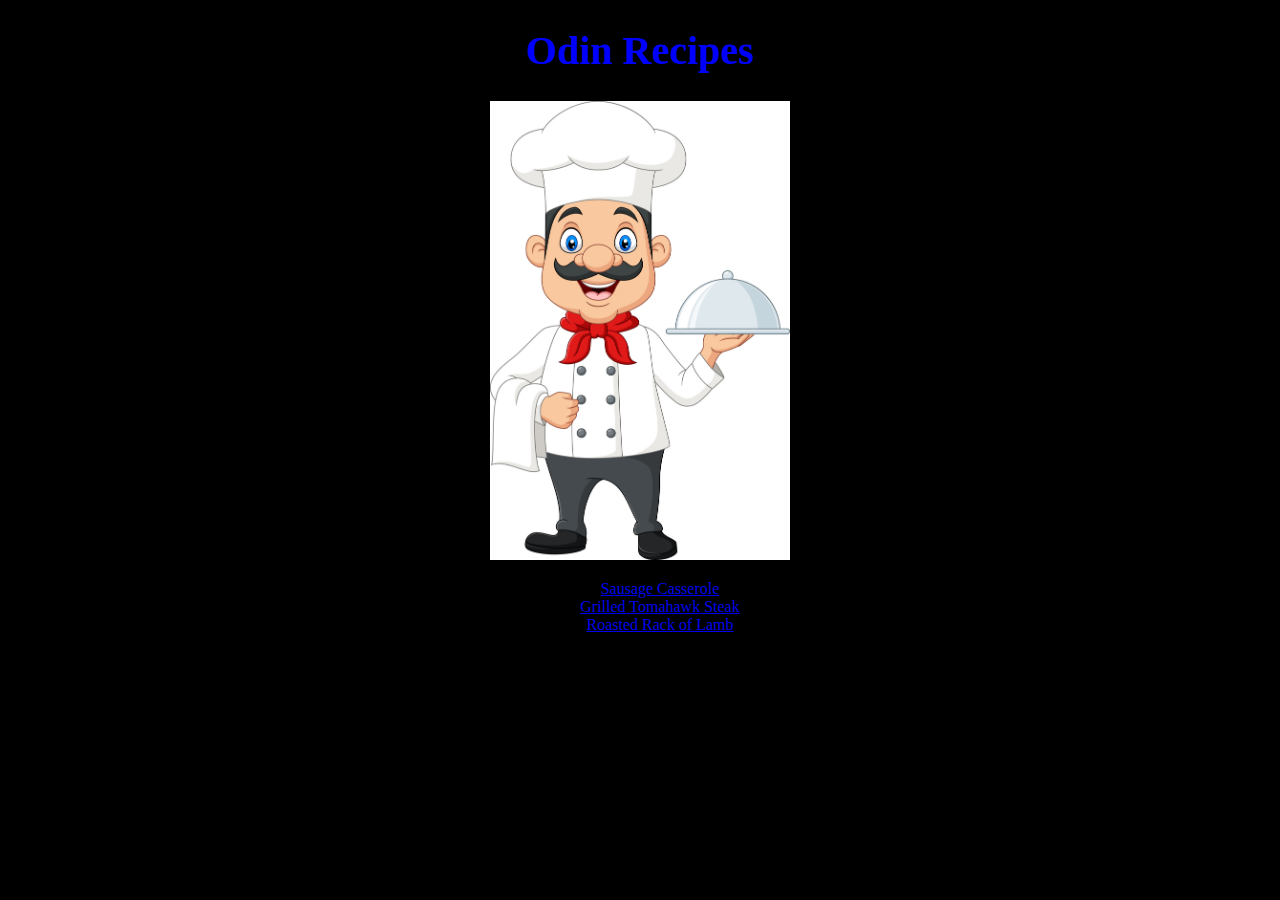
<file: index.html>
<!DOCTYPE html>
<html lang="en">
    <head>
        <meta charset="UTF-8">
        <title>Odin Recipes</title>
        <link rel="stylesheet" href="styles.css">
    </head>

    <body>
        <h1>Odin Recipes</h1>
        <img src="cartoon-chef.jpg" alt="Cartoon Chef">
        <ul>
            <li><a href="recipes/sausagecasserole.html">Sausage Casserole</a></li>
            <li><a href="recipes/grilledtomahawksteak.html">Grilled Tomahawk Steak</a></li>
            <li><a href="recipes/roastedrackoflamb.html">Roasted Rack of Lamb</a></li>
        </ul>
    </body>
</html>
</file>
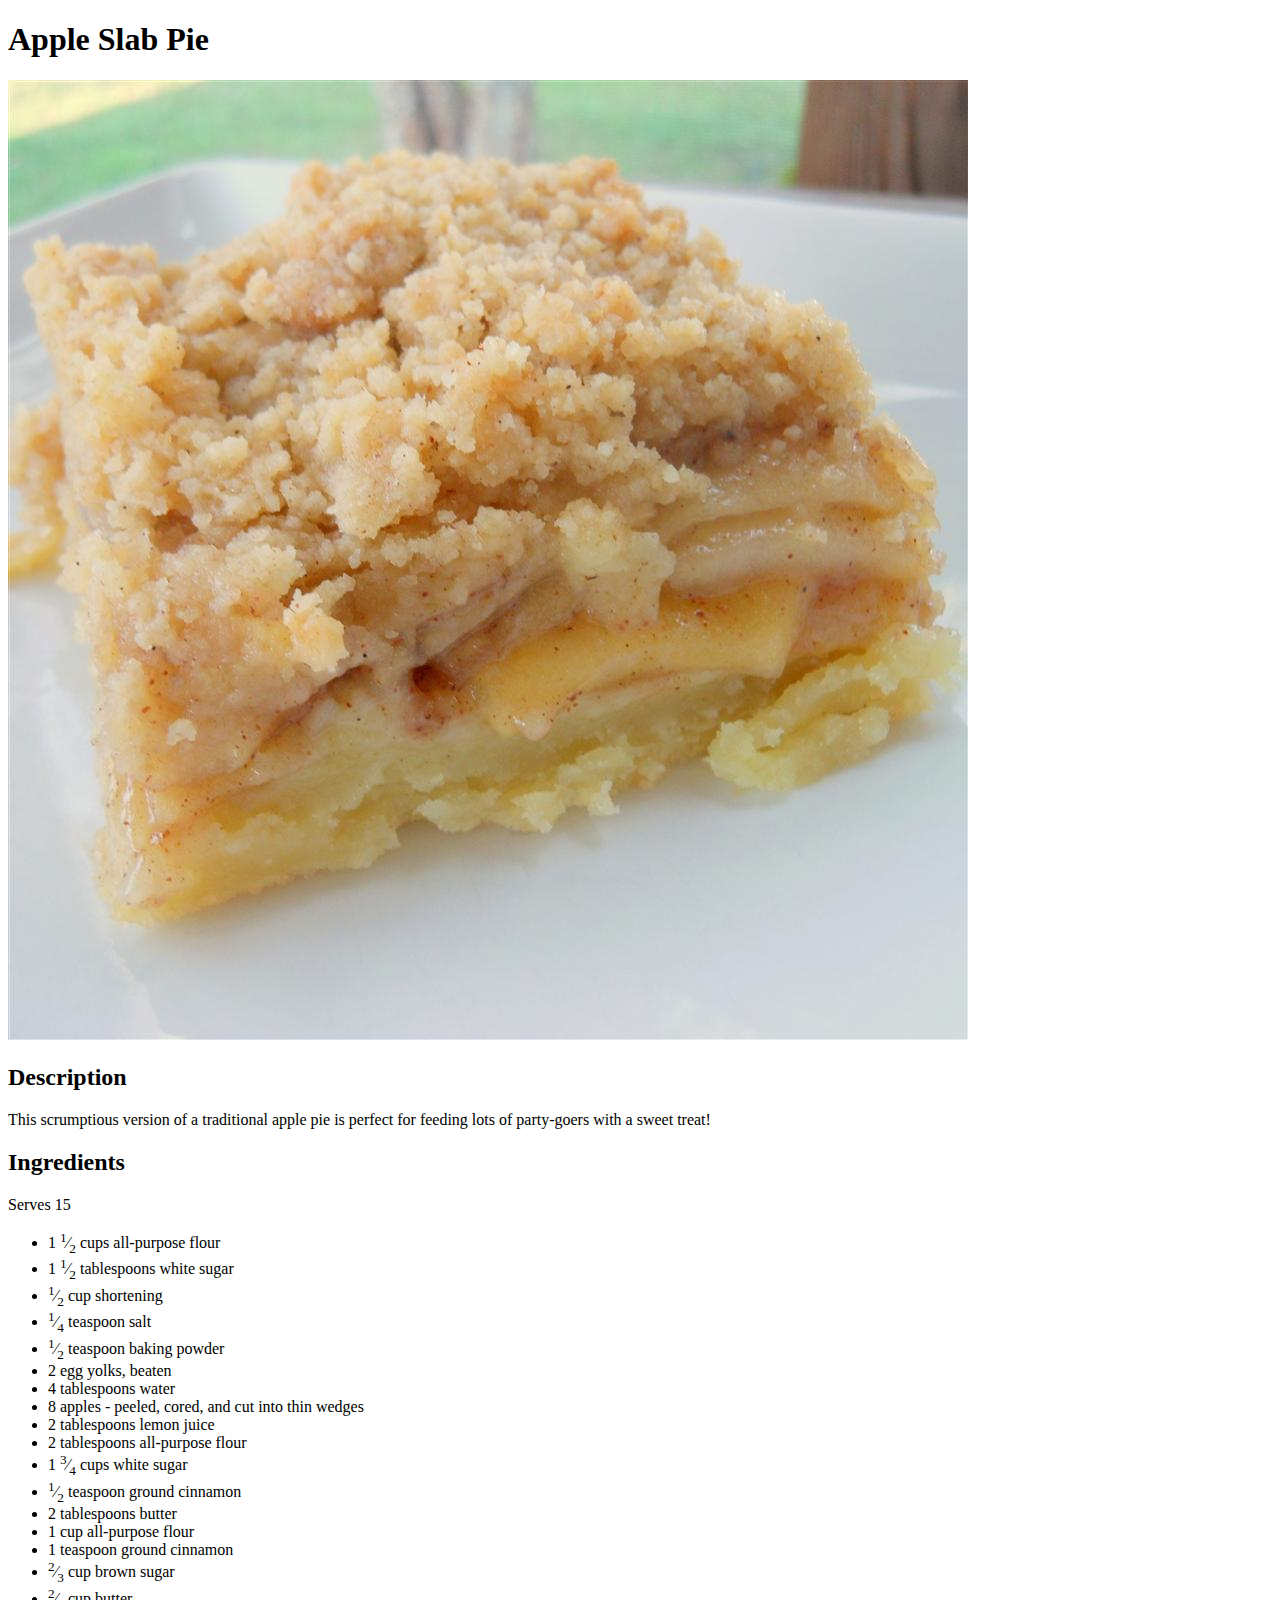
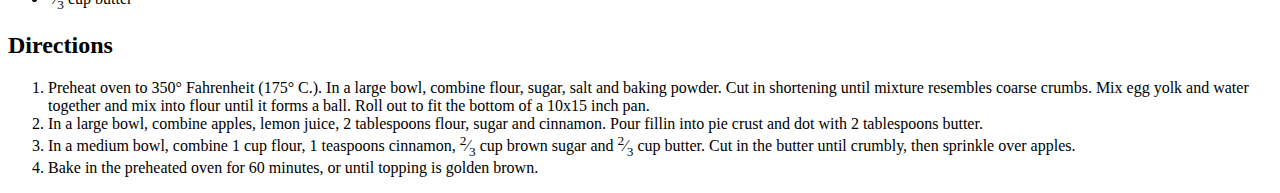
<file: recipes/appleslabpie.html>
<!DOCTYPE html>

<html lang="en">
    <head>
        <meta charset="UTF-8">
        <title>Apple Slab Pie</title>
    </head>

    <body>
        <h1>Apple Slab Pie</h1>
        <img src="appleslabpie.jpg" alt="Apple Slab Pie">
        <h2>Description</h2>
        <p>This scrumptious version of a traditional apple pie is perfect for feeding lots of party-goers with a sweet treat!</p>
        <h2>Ingredients</h2>
        <p>Serves 15</p>
        <ul>
            <li>1 <sup>1</sup>&frasl;<sub>2</sub> cups all-purpose flour</li>
            <li>1 <sup>1</sup>&frasl;<sub>2</sub> tablespoons white sugar</li>
            <li><sup>1</sup>&frasl;<sub>2</sub> cup shortening</li>
            <li><sup>1</sup>&frasl;<sub>4</sub> teaspoon salt</li>
            <li><sup>1</sup>&frasl;<sub>2</sub> teaspoon baking powder</li>
            <li>2 egg yolks, beaten</li>
            <li>4 tablespoons water</li>
            <li>8 apples - peeled, cored, and cut into thin wedges</li>
            <li>2 tablespoons lemon juice</li>
            <li>2 tablespoons all-purpose flour</li>
            <li>1 <sup>3</sup>&frasl;<sub>4</sub> cups white sugar</li>
            <li><sup>1</sup>&frasl;<sub>2</sub> teaspoon ground cinnamon</li>
            <li>2 tablespoons butter</li>
            <li>1 cup all-purpose flour</li>
            <li>1 teaspoon ground cinnamon</li>
            <li><sup>2</sup>&frasl;<sub>3</sub> cup brown sugar</li>
            <li><sup>2</sup>&frasl;<sub>3</sub> cup butter</li>
        </ul>
        <h2>Directions</h2>
        <ol>
            <li>Preheat oven to 350&#176; Fahrenheit (175&#176; C.). In a large bowl, combine flour, sugar, salt and baking powder. Cut in shortening until mixture resembles coarse crumbs. Mix egg yolk and water together and mix into flour until it forms a ball. Roll out to fit the bottom of a 10x15 inch pan.</li>
            <li>In a large bowl, combine apples, lemon juice, 2 tablespoons flour, sugar and cinnamon. Pour fillin into pie crust and dot with 2 tablespoons butter.</li>
            <li>In a medium bowl, combine 1 cup flour, 1 teaspoons cinnamon, <sup>2</sup>&frasl;<sub>3</sub> cup brown sugar and <sup>2</sup>&frasl;<sub>3</sub> cup butter. Cut in the butter until crumbly, then sprinkle over apples.</li>
            <li>Bake in the preheated oven for 60 minutes, or until topping is golden brown.</li>
        </ol>
    </body>
</html>
</file>
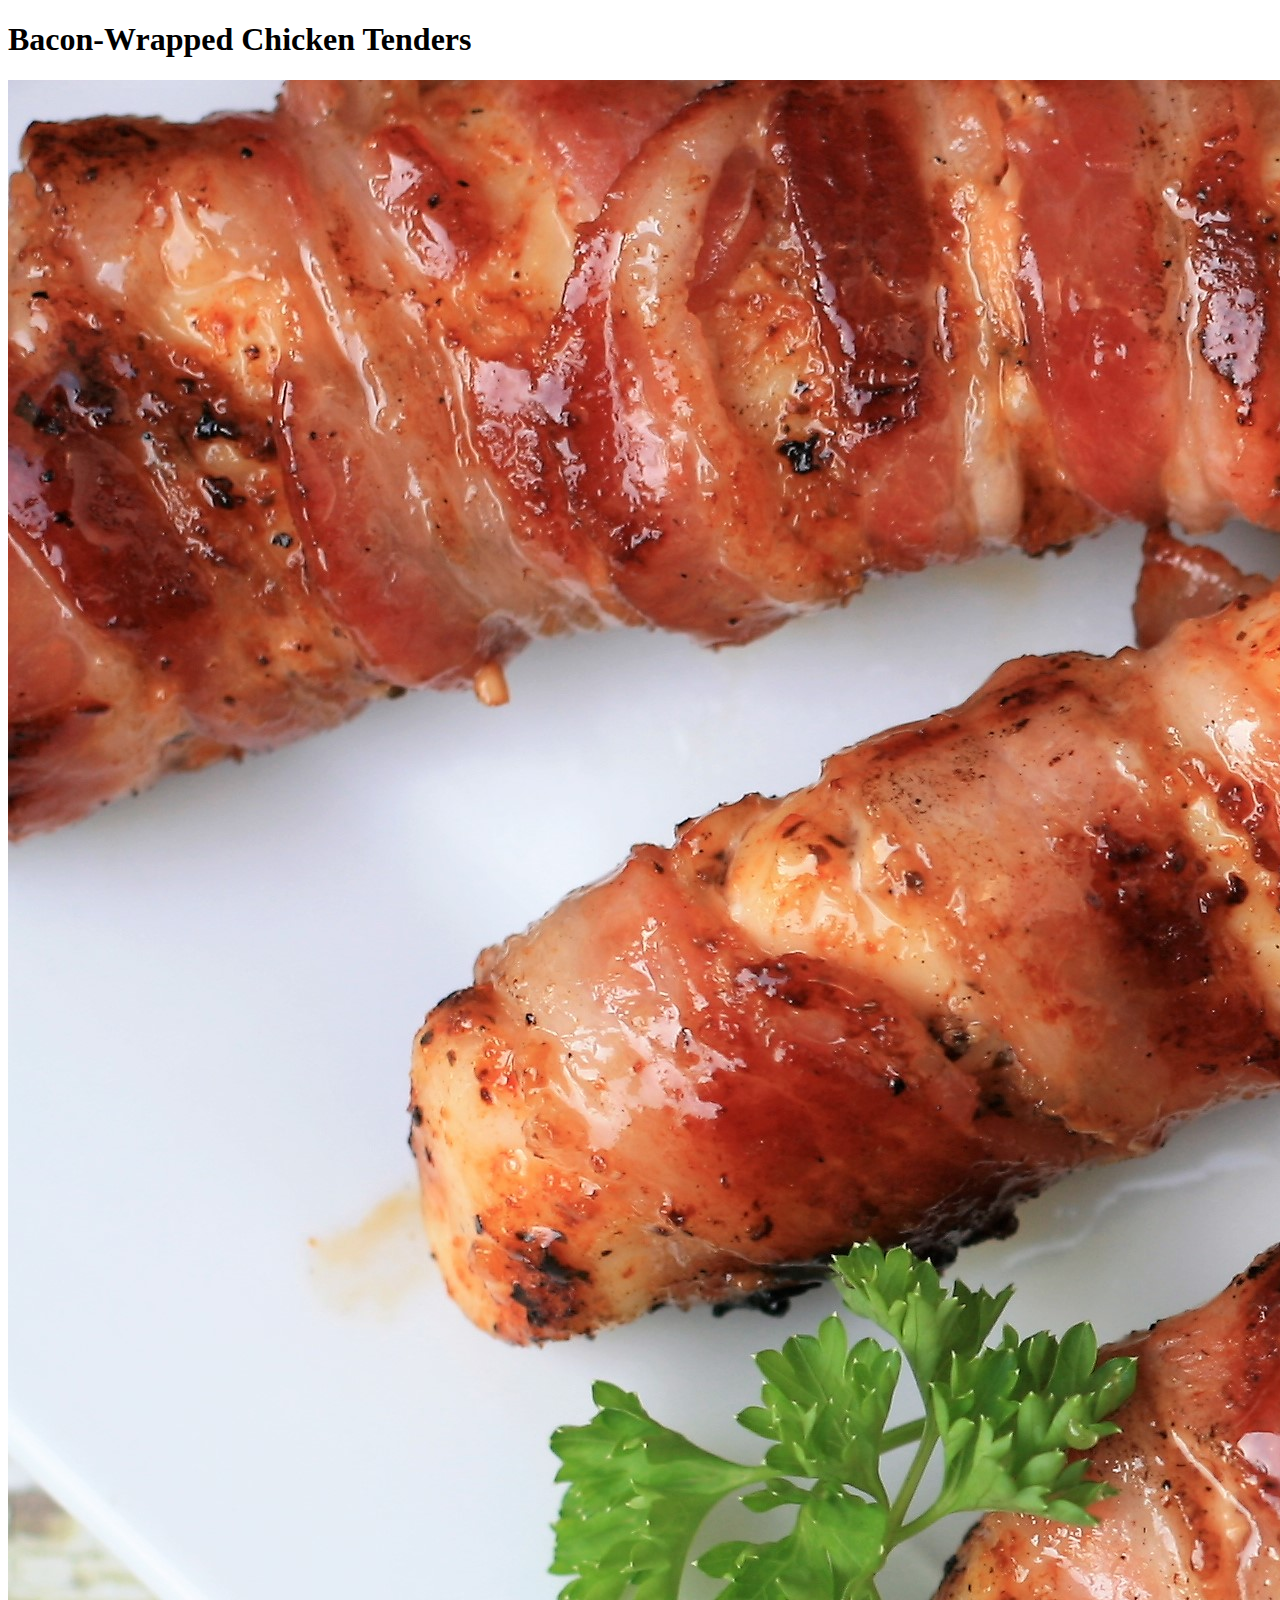
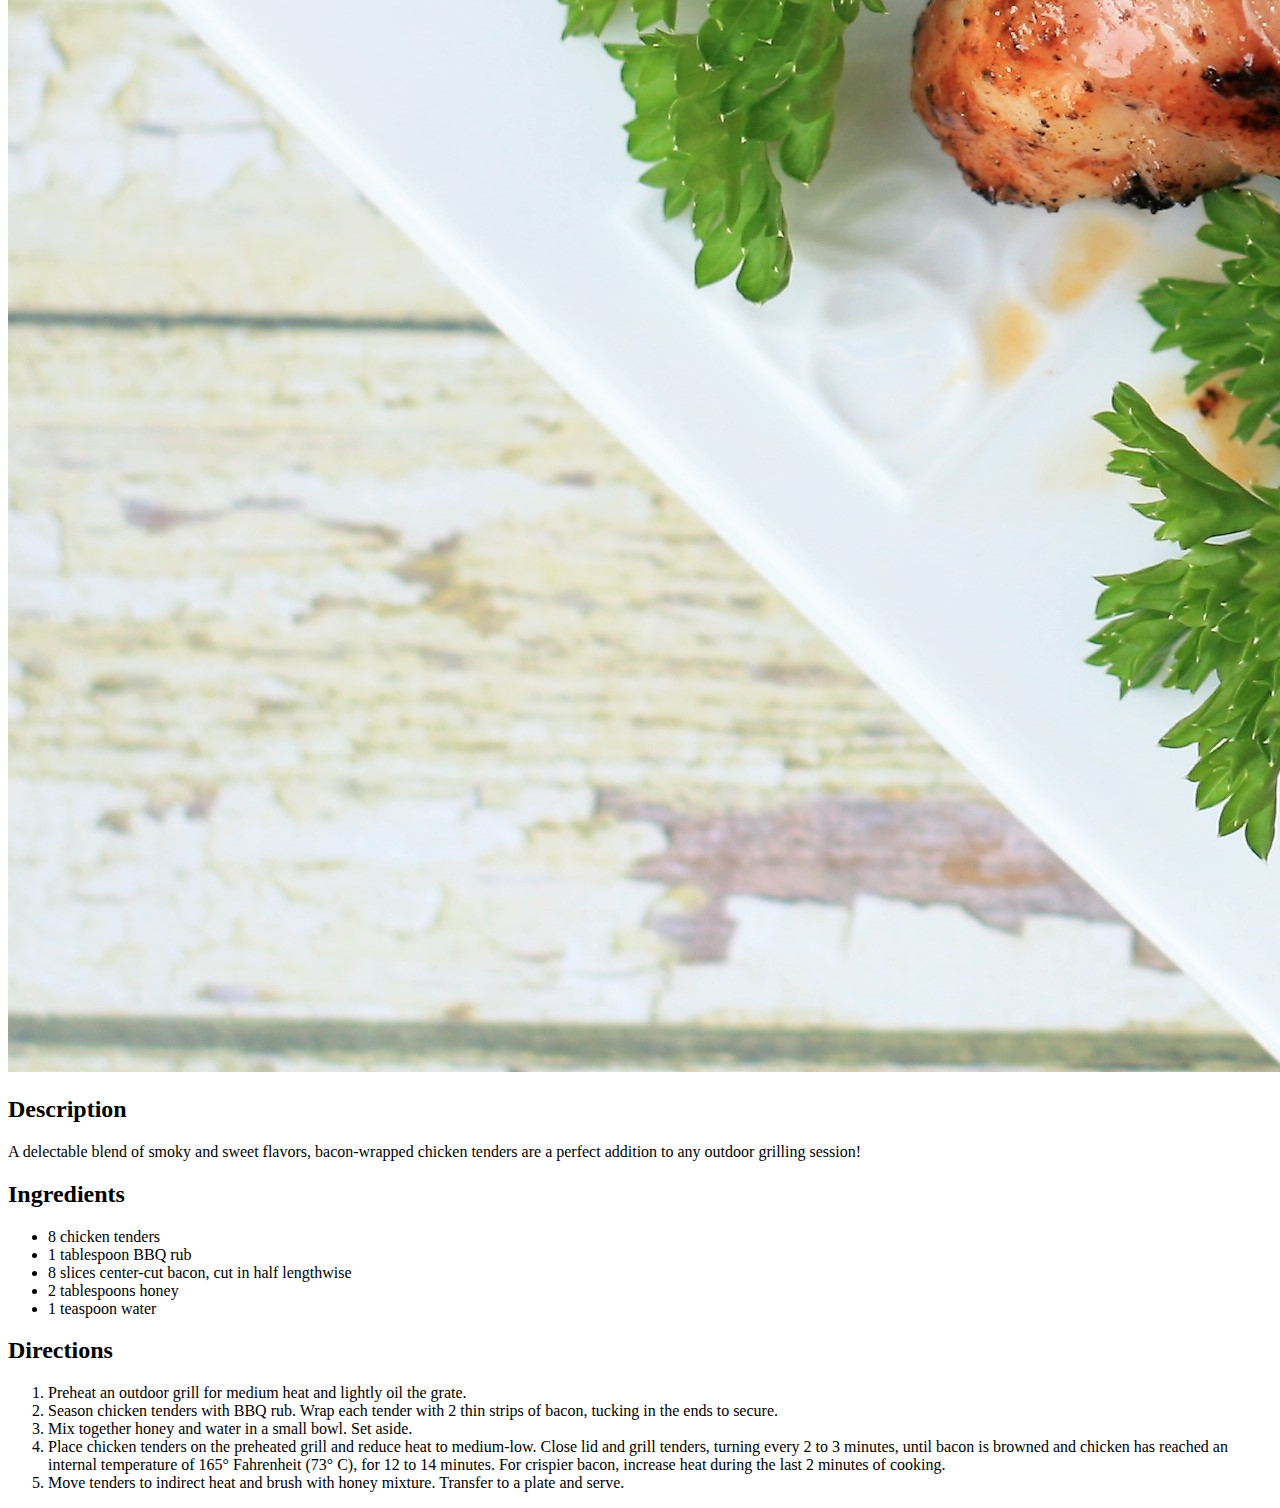
<file: recipes/baconchickentenders.html>
<!DOCTYPE html>
<html lang="en">
    <head>
        <meta charset="UTF-8">
        <title>Bacon-Wrapped Chicken Tenders</title>
    </head>

    <body>
        <h1>Bacon-Wrapped Chicken Tenders</h1>
        <img src="baconchickentenders.jpg">
        <h2>Description</h2>
        <p>A delectable blend of smoky and sweet flavors, bacon-wrapped chicken tenders are a perfect addition to any outdoor grilling session!</p>
        <h2>Ingredients</h2>
        <ul>
            <li>8 chicken tenders</li>
            <li>1 tablespoon BBQ rub</li>
            <li>8 slices center-cut bacon, cut in half lengthwise</li>
            <li>2 tablespoons honey</li>
            <li>1 teaspoon water</li>
        </ul>
        <h2>Directions</h2>
        <ol>
            <li>Preheat an outdoor grill for medium heat and lightly oil the grate.</li>
            <li>Season chicken tenders with BBQ rub. Wrap each tender with 2 thin strips of bacon, tucking in the ends to secure.</li>
            <li>Mix together honey and water in a small bowl. Set aside.</li>
            <li>Place chicken tenders on the preheated grill and reduce heat to medium-low. Close lid and grill tenders, turning every 2 to 3 minutes, until bacon is browned and chicken has reached an internal temperature of 165&#176; Fahrenheit (73&#176; C), for 12 to 14 minutes. For crispier bacon, increase heat during the last 2 minutes of cooking.</li>
            <li>Move tenders to indirect heat and brush with honey mixture. Transfer to a plate and serve.</li>
        </ol>
    </body>
</html>
</file>
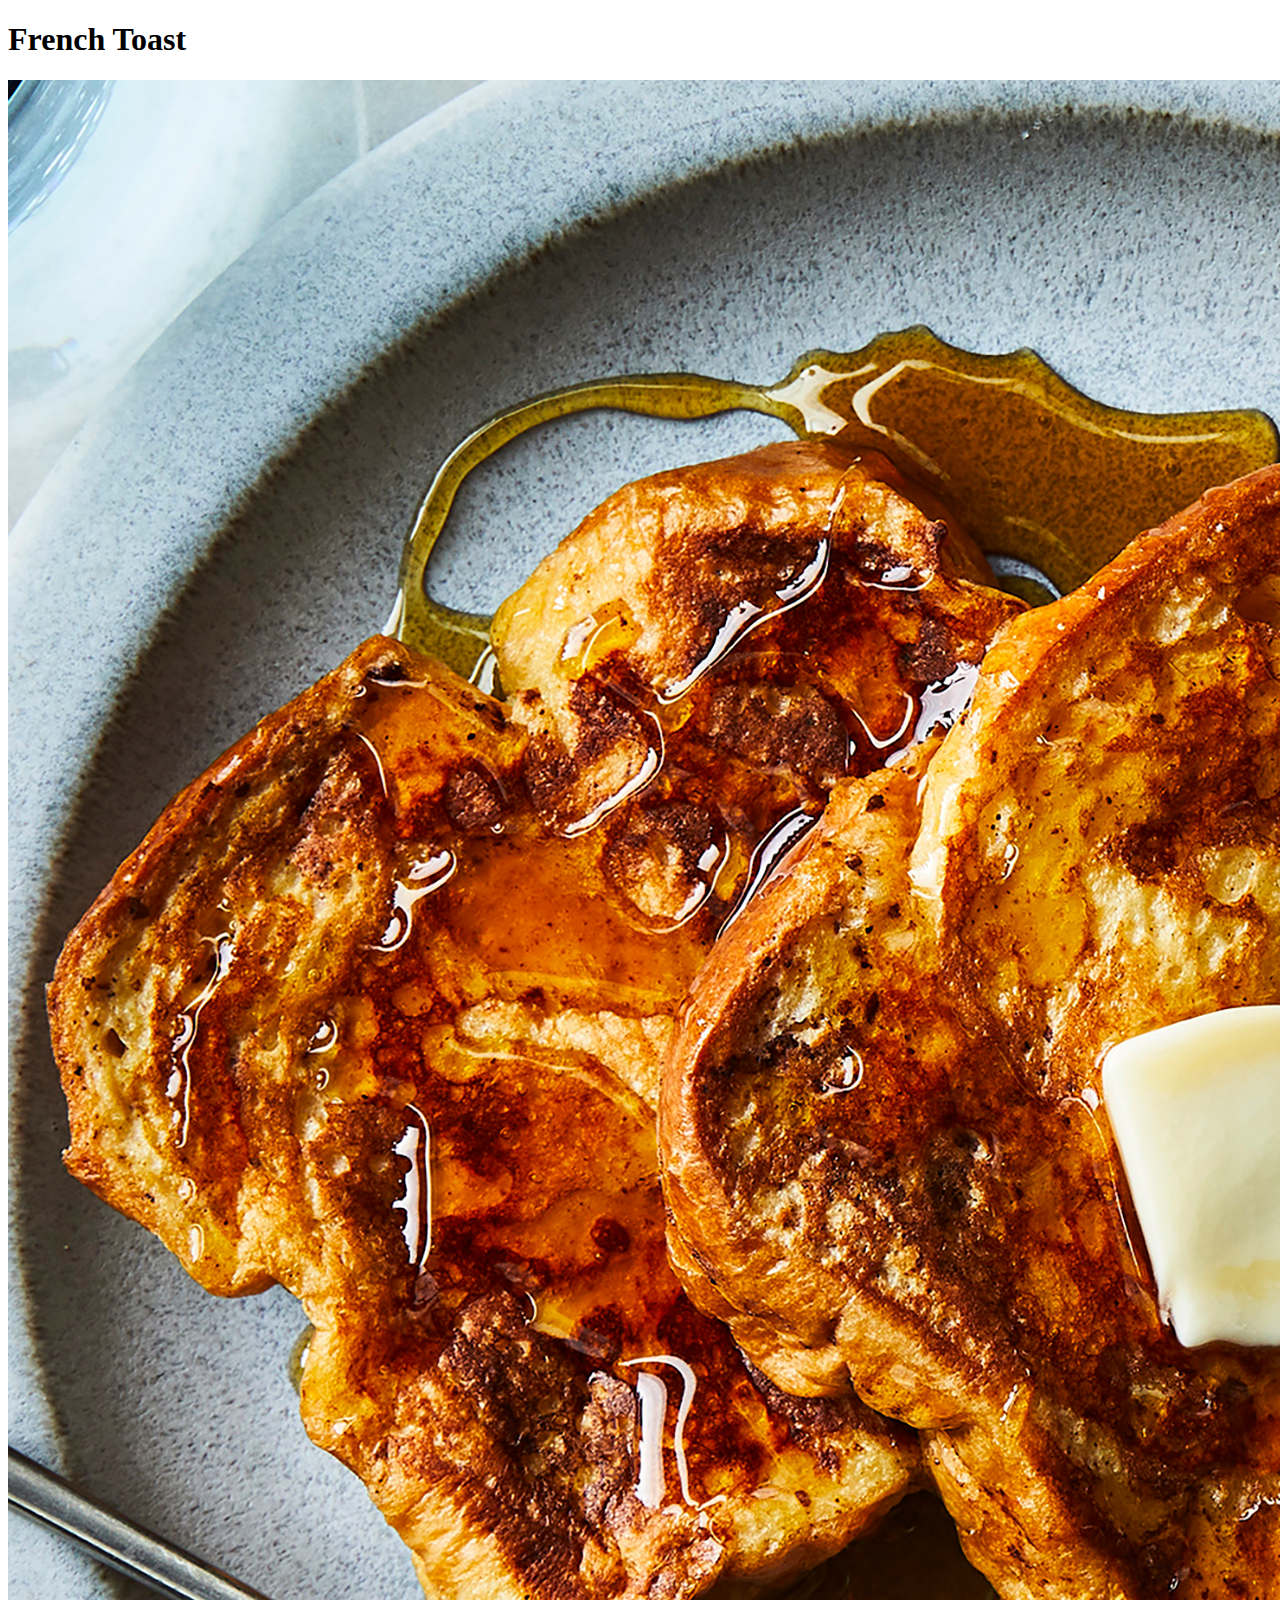
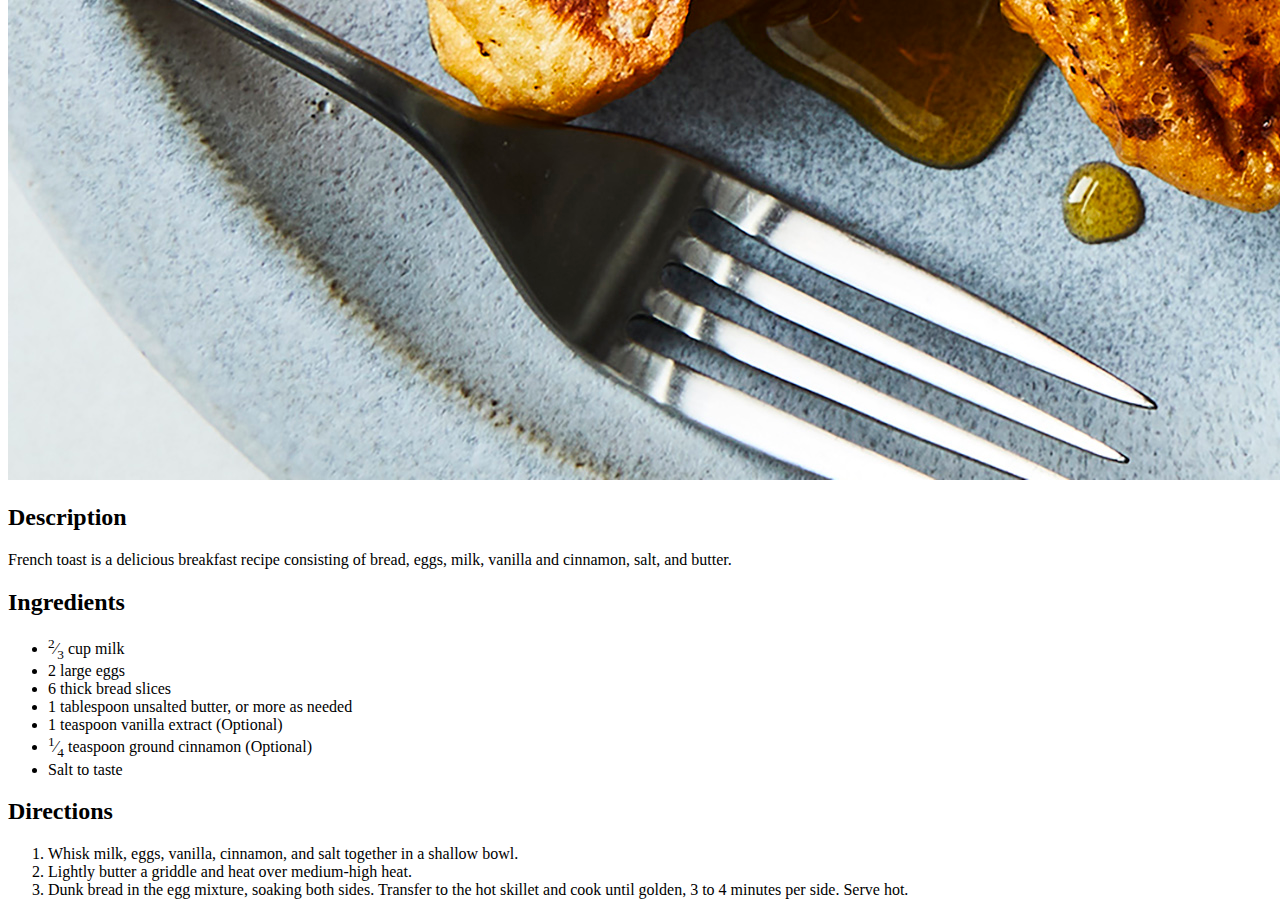
<file: recipes/frenchtoast.html>
<!DOCTYPE html>

<html lang="en">
    <head>
        <meta charset="UTF-8">
        <title>French Toast</title>
    </head>
    
    <body>
        <h1>French Toast</h1>
        <img src="frenchtoast.jpg" alt="French Toast">
        <h2>Description</h2>
        <p>French toast is a delicious breakfast recipe consisting of bread, eggs, milk, vanilla and cinnamon, salt, and butter.</p>
        <h2>Ingredients</h2>
        <ul>
            <li><sup>2</sup>&frasl;<sub>3</sub> cup milk</li>
            <li>2 large eggs</li>
            <li>6 thick bread slices</li>
            <li>1 tablespoon unsalted butter, or more as needed</li>
            <li>1 teaspoon vanilla extract (Optional)</li>
            <li><sup>1</sup>&frasl;<sub>4</sub> teaspoon ground cinnamon (Optional)</li>
            <li>Salt to taste</li>
        </ul>
        <h2>Directions</h2>
        <ol>
            <li>Whisk milk, eggs, vanilla, cinnamon, and salt together in a shallow bowl.</li>
            <li>Lightly butter a griddle and heat over medium-high heat.</li>
            <li>Dunk bread in the egg mixture, soaking both sides. Transfer to the hot skillet and cook until golden, 3 to 4 minutes per side. Serve hot.</li>
        </ol>
    </body>
</html>
</file>
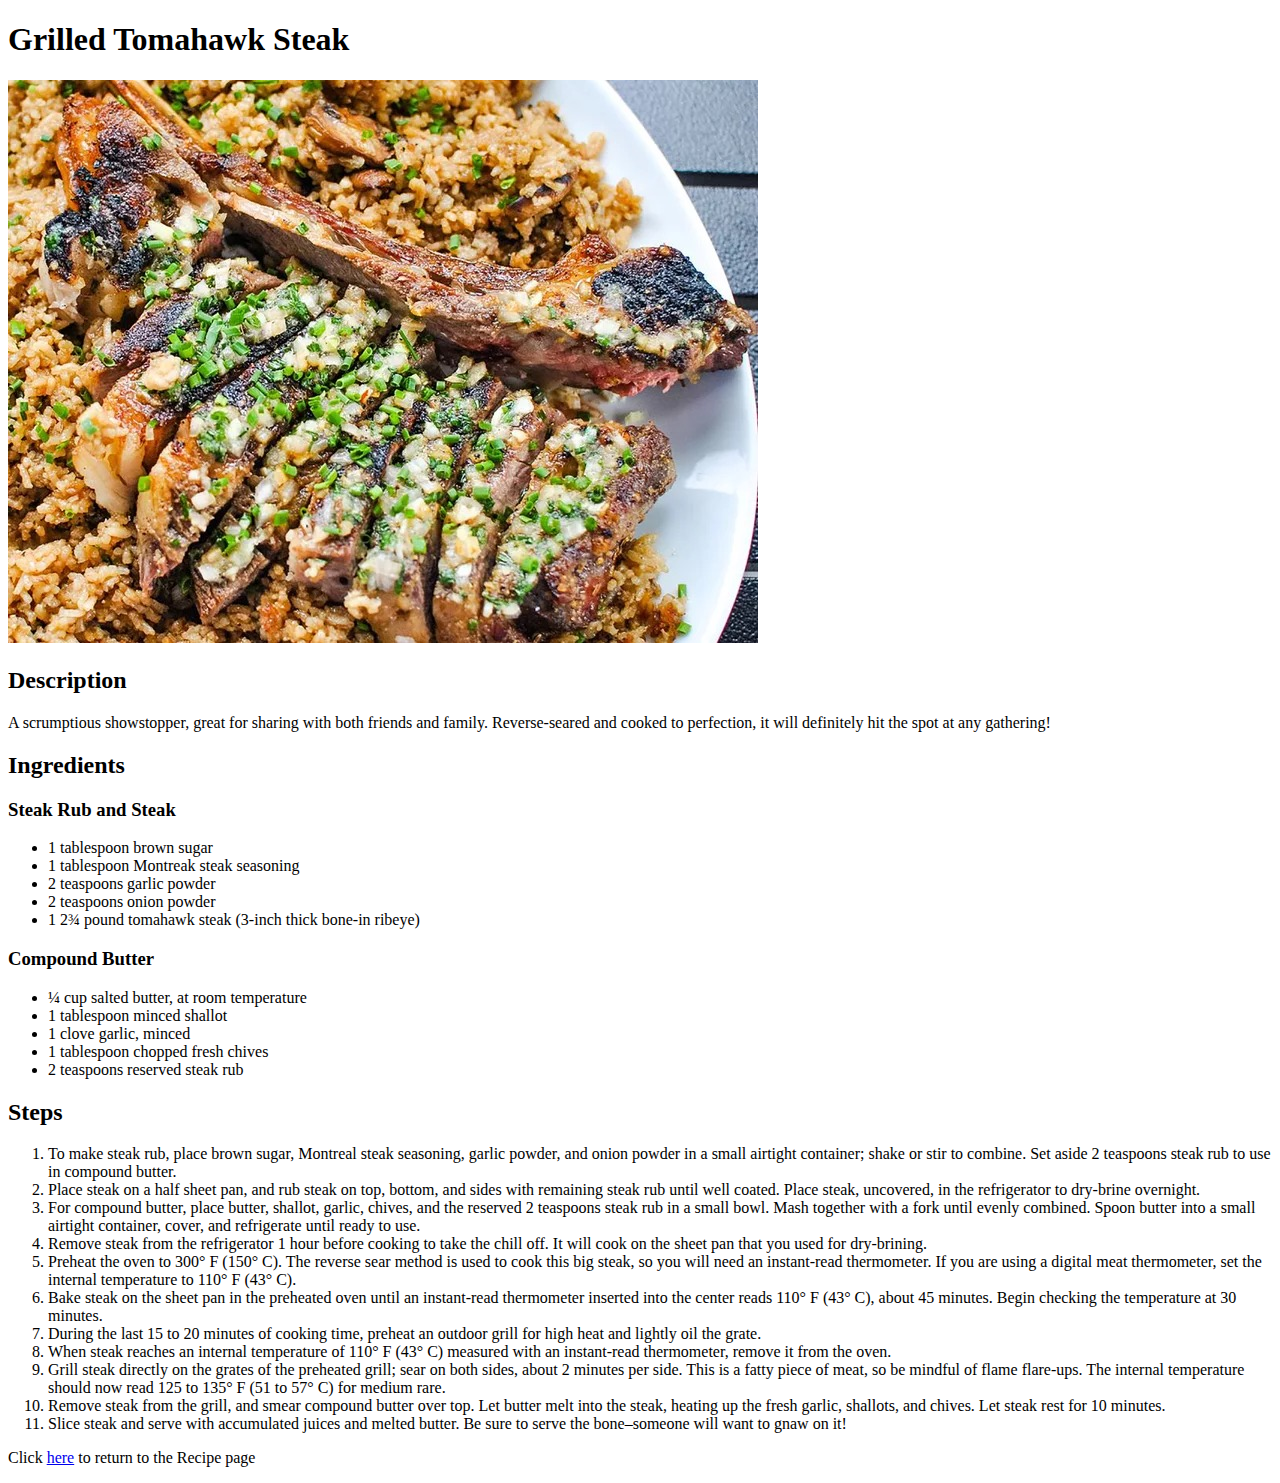
<file: recipes/grilledtomahawksteak.html>
<!DOCTYPE html>
<html lang="en">
    <head>
        <meta charset="UTF-8">
        <title>Grilled Tomahawk Steak</title>
    </head>
    
    <body>
        <h1>Grilled Tomahawk Steak</h1>
        <img src="grilledtomahawksteak.jpg" alt="Grilled Tomahawk Steak">
        <h2>Description</h2>
        <p>A scrumptious showstopper, great for sharing with both friends and family. Reverse-seared and cooked to perfection, it will definitely hit the spot at any gathering!</p>
        <h2>Ingredients</h2>
        <h3>Steak Rub and Steak</h3>
        <ul>
            <li>1 tablespoon brown sugar</li>
            <li>1 tablespoon Montreak steak seasoning</li>
            <li>2 teaspoons garlic powder</li>
            <li>2 teaspoons onion powder</li>
            <li>1 2&frac34; pound tomahawk steak (3-inch thick bone-in ribeye)</li>
        </ul>
        <h3>Compound Butter</h3>
        <ul>
            <li>&frac14; cup salted butter, at room temperature</li>
            <li>1 tablespoon minced shallot</li>
            <li>1 clove garlic, minced</li>
            <li>1 tablespoon chopped fresh chives</li>
            <li>2 teaspoons reserved steak rub</li>
        </ul>
        <h2>Steps</h2>
        <ol>
            <li>To make steak rub, place brown sugar, Montreal steak seasoning, garlic powder, and onion powder in a small airtight container; shake or stir to combine. Set aside 2 teaspoons steak rub to use in compound butter.</li>
            <li>Place steak on a half sheet pan, and rub steak on top, bottom, and sides with remaining steak rub until well coated. Place steak, uncovered, in the refrigerator to dry-brine overnight.</li>
            <li>For compound butter, place butter, shallot, garlic, chives, and the reserved 2 teaspoons steak rub in a small bowl. Mash together with a fork until evenly combined. Spoon butter into a small airtight container, cover, and refrigerate until ready to use.</li>
            <li>Remove steak from the refrigerator 1 hour before cooking to take the chill off. It will cook on the sheet pan that you used for dry-brining.</li>
            <li>Preheat the oven to 300&deg; F (150&deg; C). The reverse sear method is used to cook this big steak, so you will need an instant-read thermometer. If you are using a digital meat thermometer, set the internal temperature to 110&deg; F (43&deg; C).</li>
            <li>Bake steak on the sheet pan in the preheated oven until an instant-read thermometer inserted into the center reads 110&deg; F (43&deg; C), about 45 minutes. Begin checking the temperature at 30 minutes.</li>
            <li>During the last 15 to 20 minutes of cooking time, preheat an outdoor grill for high heat and lightly oil the grate.</li>
            <li>When steak reaches an internal temperature of  110&deg; F (43&deg; C) measured with an instant-read thermometer, remove it from the oven.</li>
            <li>Grill steak directly on the grates of the preheated grill; sear on both sides, about 2 minutes per side. This is a fatty piece of meat, so be mindful of flame flare-ups. The internal temperature should now read 125 to 135&deg; F (51 to 57&deg; C) for medium rare.</li>
            <li>Remove steak from the grill, and smear compound butter over top. Let butter melt into the steak, heating up the fresh garlic, shallots, and chives. Let steak rest for 10 minutes.</li>
            <li>Slice steak and serve with accumulated juices and melted butter. Be sure to serve the bone–someone will want to gnaw on it!</li>
        </ol>
        <p>Click <a href="../index.html">here</a> to return to the Recipe page</p>
    </body>
</html>
</file>
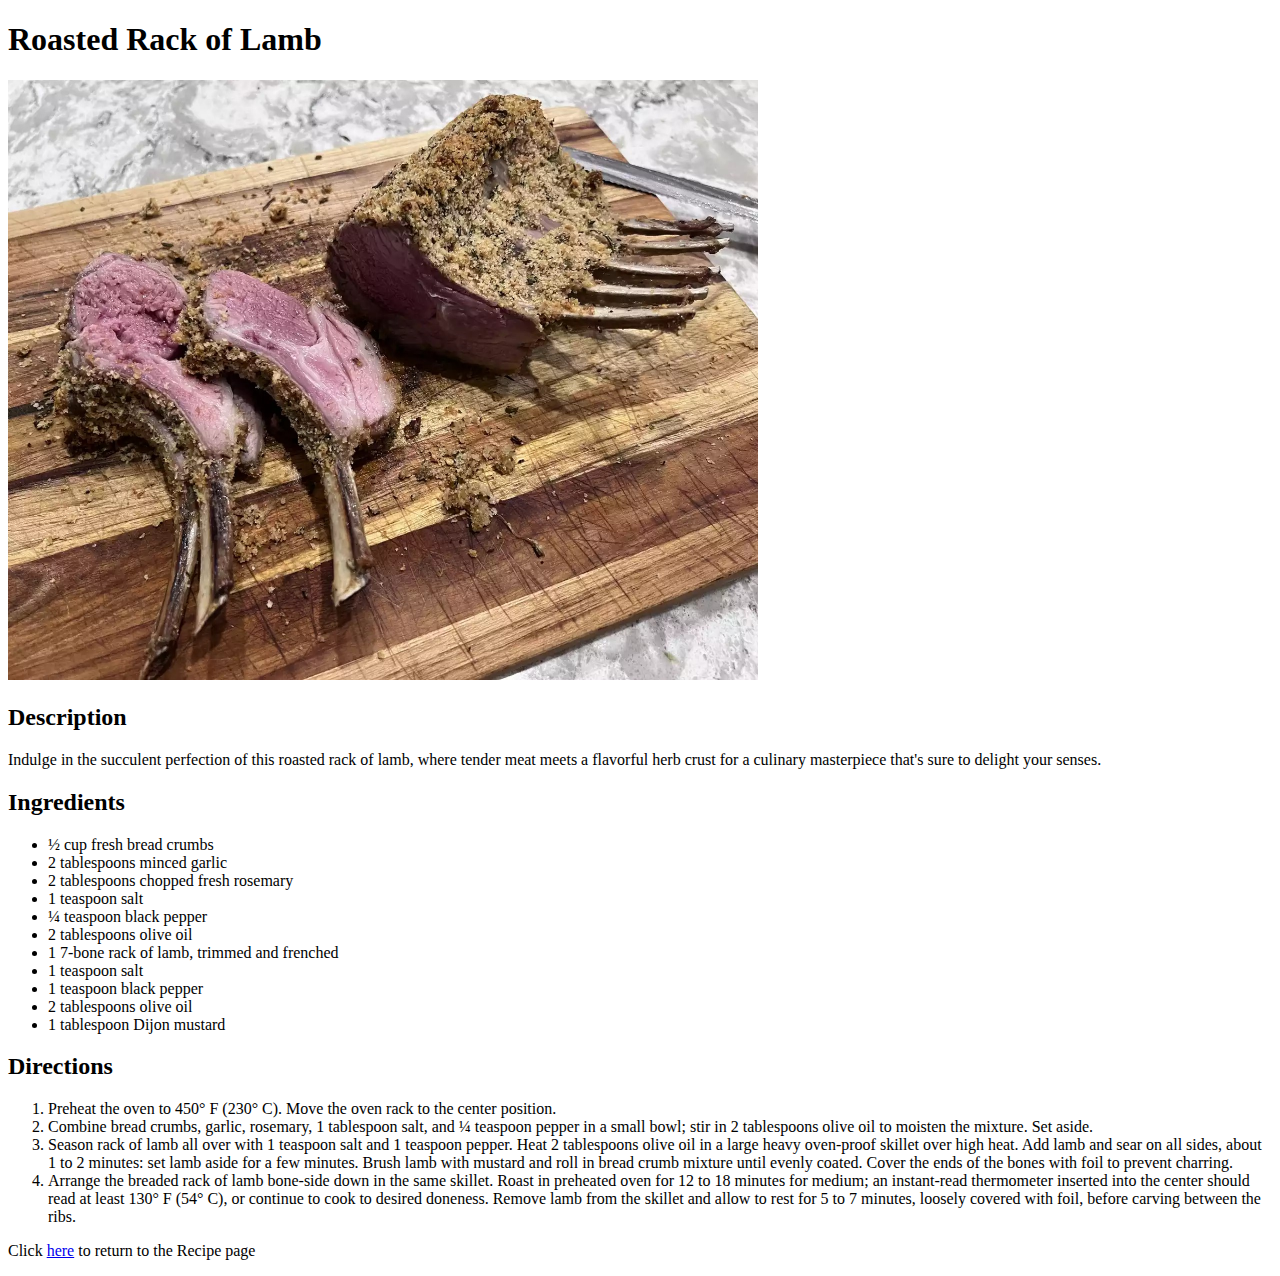
<file: recipes/roastedrackoflamb.html>
<!DOCTYPE html>
<html lang="en">
    <head>
        <meta charset="UTF-8">
        <title>Roasted Rack of Lamb</title>
    </head>
    
    <body>
        <h1>Roasted Rack of Lamb</h1>
        <img src="roastedrackoflamb.jpg" alt="Roasted Rack of Lamb" width="750px" height="600px">
        <h2>Description</h2>
        <p>Indulge in the succulent perfection of this roasted rack of lamb, where tender meat meets a flavorful herb crust for a culinary masterpiece that's sure to delight your senses.</p>
        <h2>Ingredients</h2>
        <ul>
            <li>&frac12; cup fresh bread crumbs</li>
            <li>2 tablespoons minced garlic</li>
            <li>2 tablespoons chopped fresh rosemary</li>
            <li>1 teaspoon salt</li>
            <li>&frac14; teaspoon black pepper</li>
            <li>2 tablespoons olive oil</li>
            <li>1 7-bone rack of lamb, trimmed and frenched</li>
            <li>1 teaspoon salt</li>
            <li>1 teaspoon black pepper</li>
            <li>2 tablespoons olive oil</li>
            <li>1 tablespoon Dijon mustard</li>
        </ul>
        <h2>Directions</h2>
        <ol>
            <li>Preheat the oven to 450&deg; F (230&deg; C). Move the oven rack to the center position.</li>
            <li>Combine bread crumbs, garlic, rosemary, 1 tablespoon salt, and &frac14; teaspoon pepper in a small bowl; stir in 2 tablespoons olive oil to moisten the mixture. Set aside.</li>
            <li>Season rack of lamb all over with 1 teaspoon salt and 1 teaspoon pepper. Heat 2 tablespoons olive oil in a large heavy oven-proof skillet over high heat. Add lamb and sear on all sides, about 1 to 2 minutes: set lamb aside for a few minutes. Brush lamb with mustard and roll in bread crumb mixture until evenly coated. Cover the ends of the bones with foil to prevent charring.</li>
            <li>Arrange the breaded rack of lamb bone-side down in the same skillet. Roast in preheated oven for 12 to 18 minutes for medium; an instant-read thermometer inserted into the center should read at least 130&deg; F (54&deg; C), or continue to cook to desired doneness. Remove lamb from the skillet and allow to rest for 5 to 7 minutes, loosely covered with foil, before carving between the ribs.</li>
        </ol>
        <p>Click <a href="../index.html">here</a> to return to the Recipe page</p>
    </body>
</html>
</file>
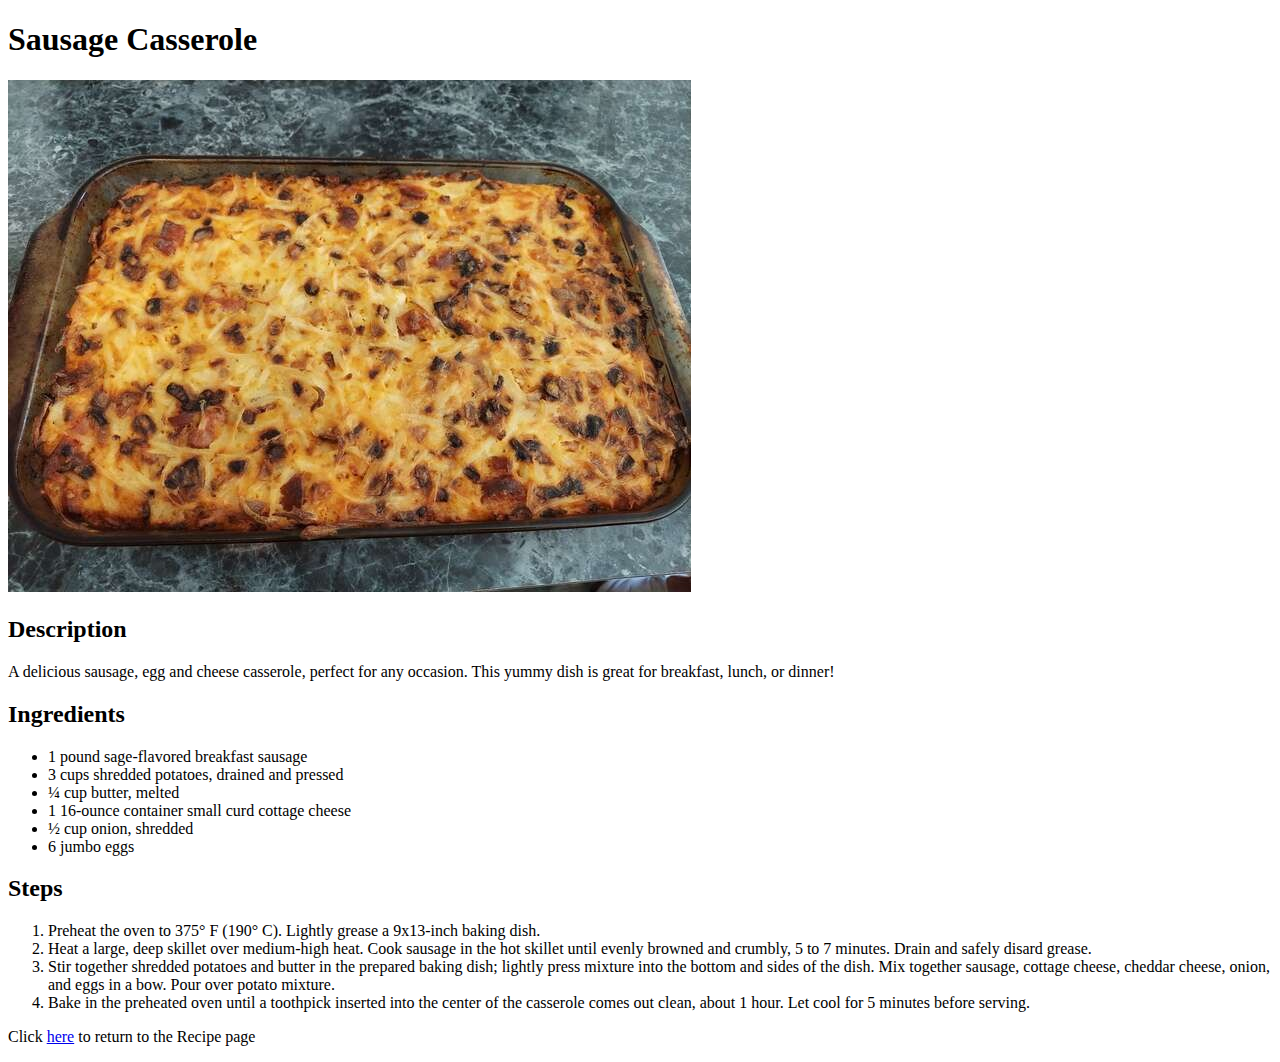
<file: recipes/sausagecasserole.html>
<!DOCTYPE html>
<html lang="en">
    <head>
        <meta charset="UTF-8">
        <title>Sausage Casserole</title>
    </head>

    <body>
        <h1>Sausage Casserole</h1>
        <img src="sausagecasserole.jpeg" alt="Sausage Casserole">
        <h2>Description</h2>
        <p>A delicious sausage, egg and cheese casserole, perfect for any occasion. This yummy dish is great for breakfast, lunch, or dinner!</p>
        <h2>Ingredients</h2>
        <ul>
            <li>1 pound sage-flavored breakfast sausage</li>
            <li>3 cups shredded potatoes, drained and pressed</li>
            <li>&frac14; cup butter, melted</li>
            <li>1 16-ounce container small curd cottage cheese</li>
            <li>&frac12; cup onion, shredded</li>
            <li>6 jumbo eggs</li>
        </ul>
        <h2>Steps</h2>
        <ol>
            <li>Preheat the oven to 375&deg; F (190&deg; C). Lightly grease a 9x13-inch baking dish.</li>
            <li>Heat a large, deep skillet over medium-high heat. Cook sausage in the hot skillet until evenly browned and crumbly, 5 to 7 minutes. Drain and safely disard grease.</li>
            <li>Stir together shredded potatoes and butter in the prepared baking dish; lightly press mixture into the bottom and sides of the dish. Mix together sausage, cottage cheese, cheddar cheese, onion, and eggs in a bow. Pour over potato mixture.</li>
            <li>Bake in the preheated oven until a toothpick inserted into the center of the casserole comes out clean, about 1 hour. Let cool for 5 minutes before serving.</li>
        </ol>
        <p>Click <a href="../index.html">here</a> to return to the Recipe page</p>
    </body>
</html>
</file>
<file: styles.css>
* {
    text-align: center;
    background-color: black;
}

img {
    width: 300px;
    height: auto;
}

h1 {
    color: blue;
    font-size: 40px;
}
</file>
